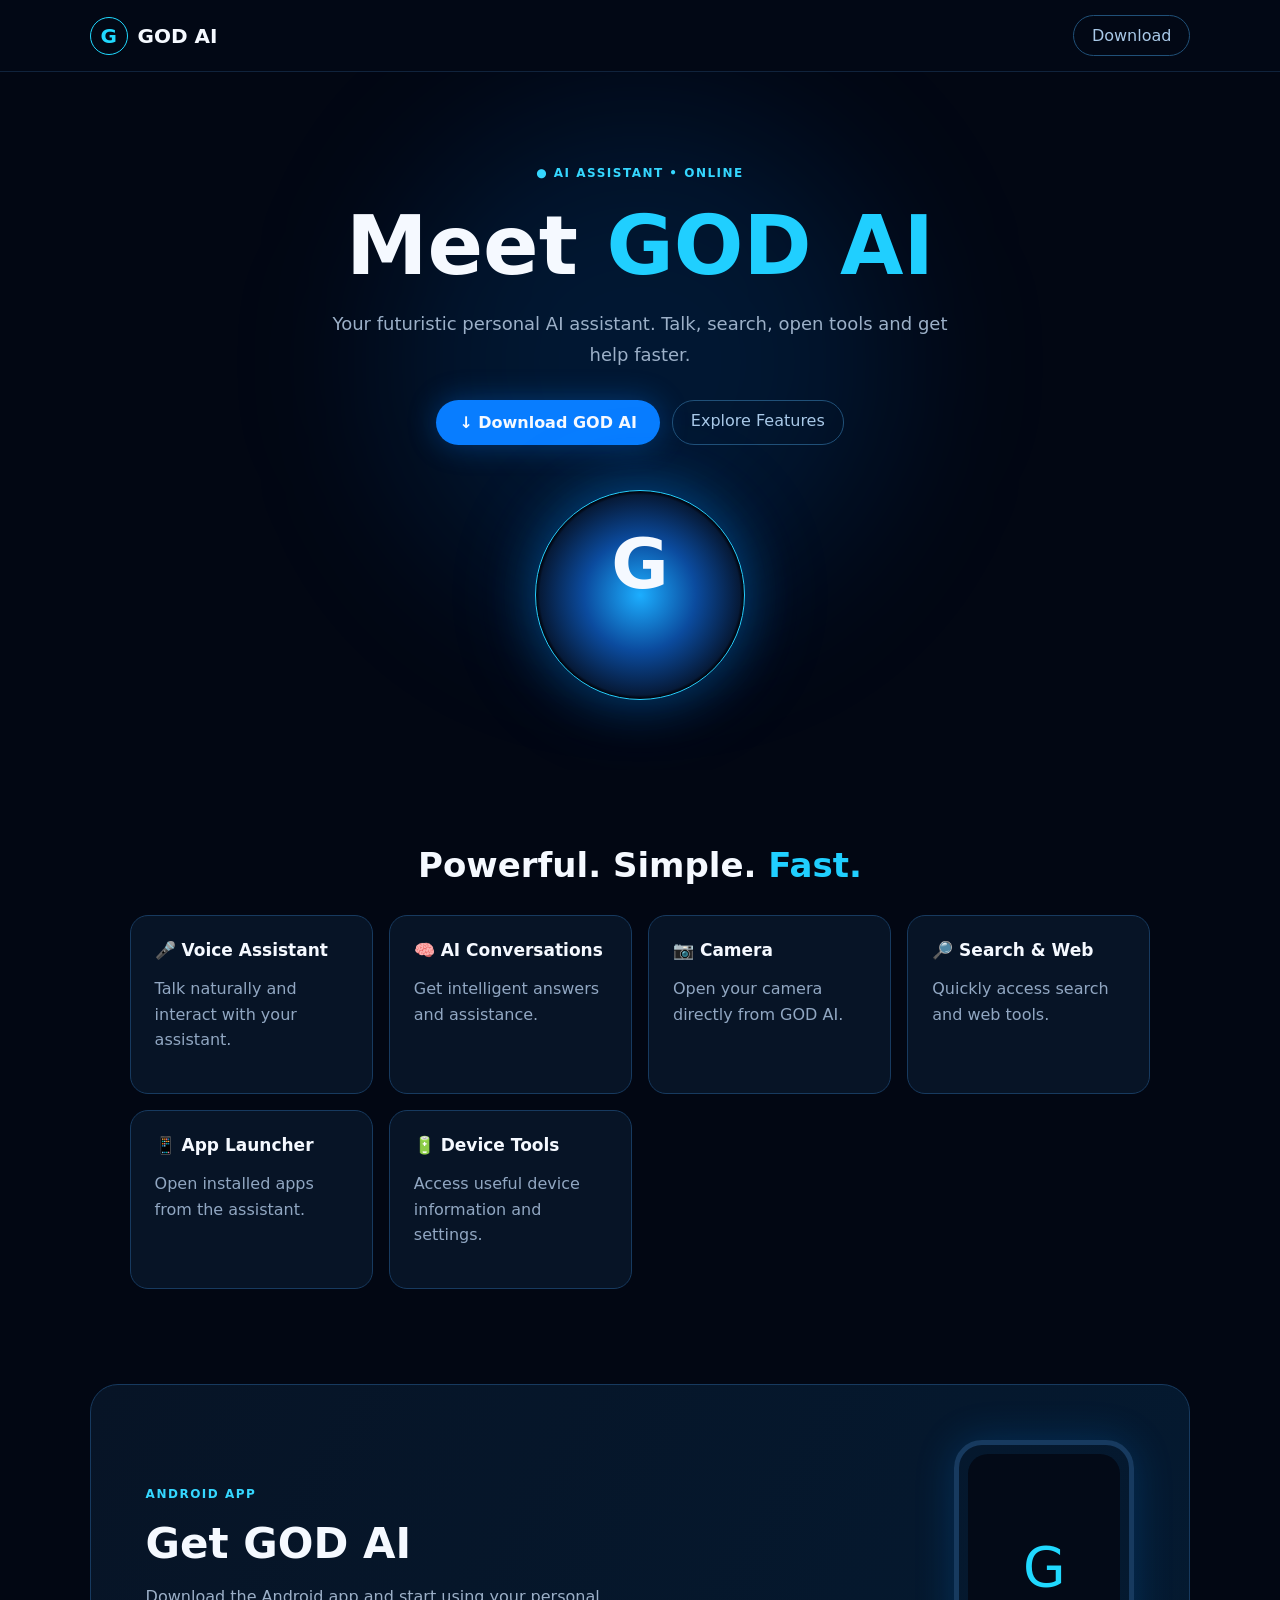
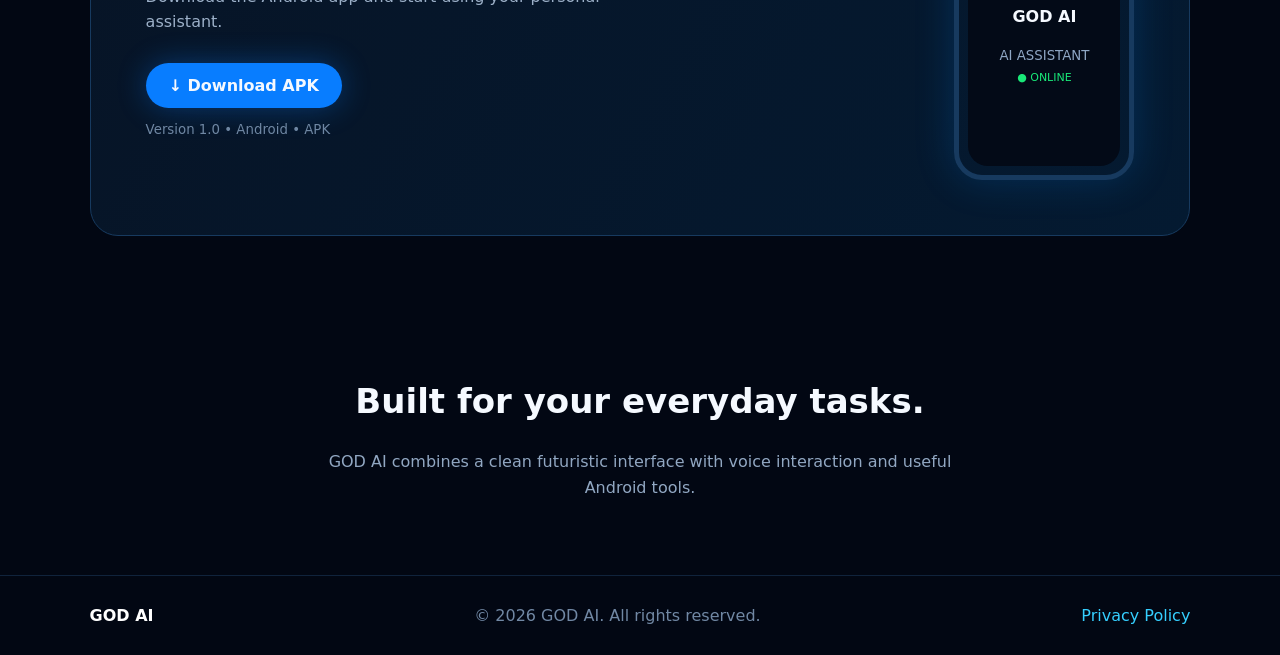
<file: index.html>
<!doctype html>
<html lang="en">
<head>
<meta charset="utf-8">
<meta name="viewport" content="width=device-width,initial-scale=1">
<title>GOD AI — Your Personal AI Assistant</title>
<meta name="description" content="GOD AI — a futuristic personal AI assistant for voice, search, camera and device tools.">
<link rel="stylesheet" href="style.css">
</head>
<body>
<header class="nav">
  <a class="brand" href="#"><span>G</span><b>GOD AI</b></a>
  <a class="nav-btn" href="#download">Download</a>
</header>

<main>
<section class="hero">
  <div class="badge">● AI ASSISTANT • ONLINE</div>
  <h1>Meet <span>GOD AI</span></h1>
  <p>Your futuristic personal AI assistant. Talk, search, open tools and get help faster.</p>
  <div class="actions">
    <a class="primary" href="#download">↓ Download GOD AI</a>
    <a class="secondary" href="#features">Explore Features</a>
  </div>
  <div class="orb"><strong>G</strong><i></i></div>
</section>

<section id="features" class="section">
  <h2>Powerful. Simple. <span>Fast.</span></h2>
  <div class="grid">
    <article><b>🎤 Voice Assistant</b><p>Talk naturally and interact with your assistant.</p></article>
    <article><b>🧠 AI Conversations</b><p>Get intelligent answers and assistance.</p></article>
    <article><b>📷 Camera</b><p>Open your camera directly from GOD AI.</p></article>
    <article><b>🔎 Search & Web</b><p>Quickly access search and web tools.</p></article>
    <article><b>📱 App Launcher</b><p>Open installed apps from the assistant.</p></article>
    <article><b>🔋 Device Tools</b><p>Access useful device information and settings.</p></article>
  </div>
</section>

<section id="download" class="download">
  <div>
    <div class="badge">ANDROID APP</div>
    <h2>Get GOD AI</h2>
    <p>Download the Android app and start using your personal assistant.</p>
    <a class="primary big" href="downloads/god-ai.apk">↓ Download APK</a>
    <small>Version 1.0 • Android • APK</small>
  </div>
  <div class="phone"><div class="screen"><span>G</span><b>GOD AI</b><small>AI ASSISTANT</small><em>● ONLINE</em></div></div>
</section>

<section class="info">
  <h2>Built for your everyday tasks.</h2>
  <p>GOD AI combines a clean futuristic interface with voice interaction and useful Android tools.</p>
</section>
</main>

<footer>
  <b>GOD AI</b>
  <span>© 2026 GOD AI. All rights reserved.</span>
  <a href="privacy.html">Privacy Policy</a>
</footer>
</body>
</html>
</file>
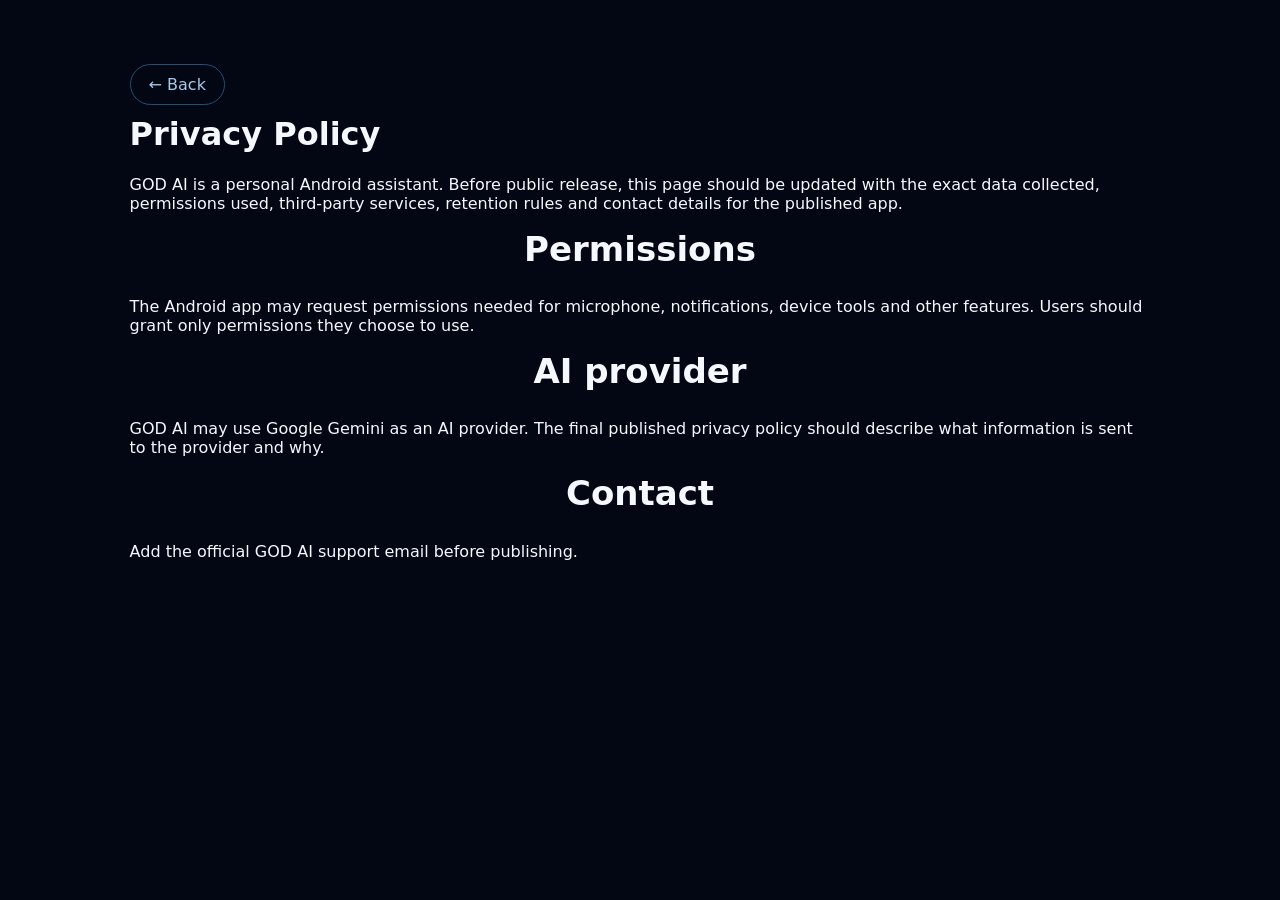
<file: privacy.html>
<!doctype html><html lang="en"><head><meta charset="utf-8"><meta name="viewport" content="width=device-width,initial-scale=1"><title>GOD AI — Privacy Policy</title><link rel="stylesheet" href="style.css"></head><body><main class="section"><a class="secondary" href="index.html">← Back</a><h1>Privacy Policy</h1><p>GOD AI is a personal Android assistant. Before public release, this page should be updated with the exact data collected, permissions used, third-party services, retention rules and contact details for the published app.</p><h2>Permissions</h2><p>The Android app may request permissions needed for microphone, notifications, device tools and other features. Users should grant only permissions they choose to use.</p><h2>AI provider</h2><p>GOD AI may use Google Gemini as an AI provider. The final published privacy policy should describe what information is sent to the provider and why.</p><h2>Contact</h2><p>Add the official GOD AI support email before publishing.</p></main></body></html>
</file>
<file: style.css>
*{box-sizing:border-box}html{scroll-behavior:smooth}body{margin:0;background:#020713;color:#f5f9ff;font-family:Inter,system-ui,-apple-system,Segoe UI,sans-serif}a{color:inherit;text-decoration:none}.nav{height:72px;padding:0 7%;display:flex;align-items:center;justify-content:space-between;border-bottom:1px solid #10233c;background:#030a17dd;position:sticky;top:0;z-index:5;backdrop-filter:blur(14px)}.brand{display:flex;align-items:center;gap:10px;font-size:20px}.brand span{width:38px;height:38px;border:1px solid #20d9ff;border-radius:50%;display:grid;place-items:center;color:#20d9ff;font-weight:900}.nav-btn,.secondary{border:1px solid #205078;border-radius:22px;padding:10px 18px;color:#a9c9e8}.hero{text-align:center;padding:90px 20px 70px;position:relative;overflow:hidden}.hero:before{content:"";position:absolute;width:500px;height:500px;left:50%;top:40px;transform:translateX(-50%);background:#007dff22;filter:blur(80px);border-radius:50%}.hero>*{position:relative}.badge{display:inline-block;color:#35d7ff;font-size:12px;font-weight:800;letter-spacing:1.5px;margin-bottom:18px}.hero h1{font-size:clamp(46px,8vw,82px);margin:0 0 16px}.hero h1 span,h2 span{color:#20cfff}.hero p{max-width:650px;margin:auto;color:#9cb0c8;font-size:18px;line-height:1.7}.actions{margin:30px 0;display:flex;gap:12px;justify-content:center;flex-wrap:wrap}.primary{display:inline-block;background:#087dff;padding:13px 23px;border-radius:25px;font-weight:800;box-shadow:0 0 30px #087dff55}.orb{width:210px;height:210px;margin:45px auto 0;border-radius:50%;display:grid;place-items:center;background:radial-gradient(circle,#1caeff 0,#0b4b9e 38%,#061a38 68%,#020713 70%);border:1px solid #26cfff;box-shadow:0 0 50px #008dff66,0 0 100px #008dff22}.orb strong{font-size:70px}.section,.info{padding:75px 7%;max-width:1200px;margin:auto}.section h2,.info h2{font-size:34px;text-align:center;margin-top:0}.grid{display:grid;grid-template-columns:repeat(auto-fit,minmax(220px,1fr));gap:16px;margin-top:30px}.grid article{background:#071426;border:1px solid #173a5f;border-radius:18px;padding:24px}.grid b{font-size:17px}.grid p,.info p{color:#91a7c2;line-height:1.6}.download{margin:20px 7% 70px;padding:55px;border:1px solid #173a5f;border-radius:28px;background:linear-gradient(120deg,#071426,#041a31);display:flex;align-items:center;justify-content:space-between;gap:30px}.download h2{font-size:42px;margin:0 0 10px}.download p{color:#9cb0c8;max-width:520px;line-height:1.6}.big{margin-top:12px}.download small{display:block;color:#6f87a3;margin-top:14px}.phone{width:180px;height:340px;border:5px solid #173a5f;border-radius:28px;padding:9px;box-shadow:0 0 40px #008dff33}.screen{height:100%;border-radius:20px;background:#030a17;display:flex;flex-direction:column;align-items:center;justify-content:center;gap:8px}.screen span{font-size:55px;color:#20d9ff}.screen small{color:#8fa7c5}.screen em{font-style:normal;color:#19e878;font-size:11px}.info{text-align:center}.info p{max-width:650px;margin:auto}footer{padding:30px 7%;border-top:1px solid #10233c;display:flex;gap:20px;justify-content:space-between;flex-wrap:wrap;color:#7188a4}footer b{color:#fff}footer a{color:#35cfff}@media(max-width:650px){.download{margin:10px 5% 50px;padding:30px;flex-direction:column;text-align:center}.phone{width:150px;height:280px}.hero{padding-top:65px}.section,.info{padding-left:5%;padding-right:5%}}
</file>
